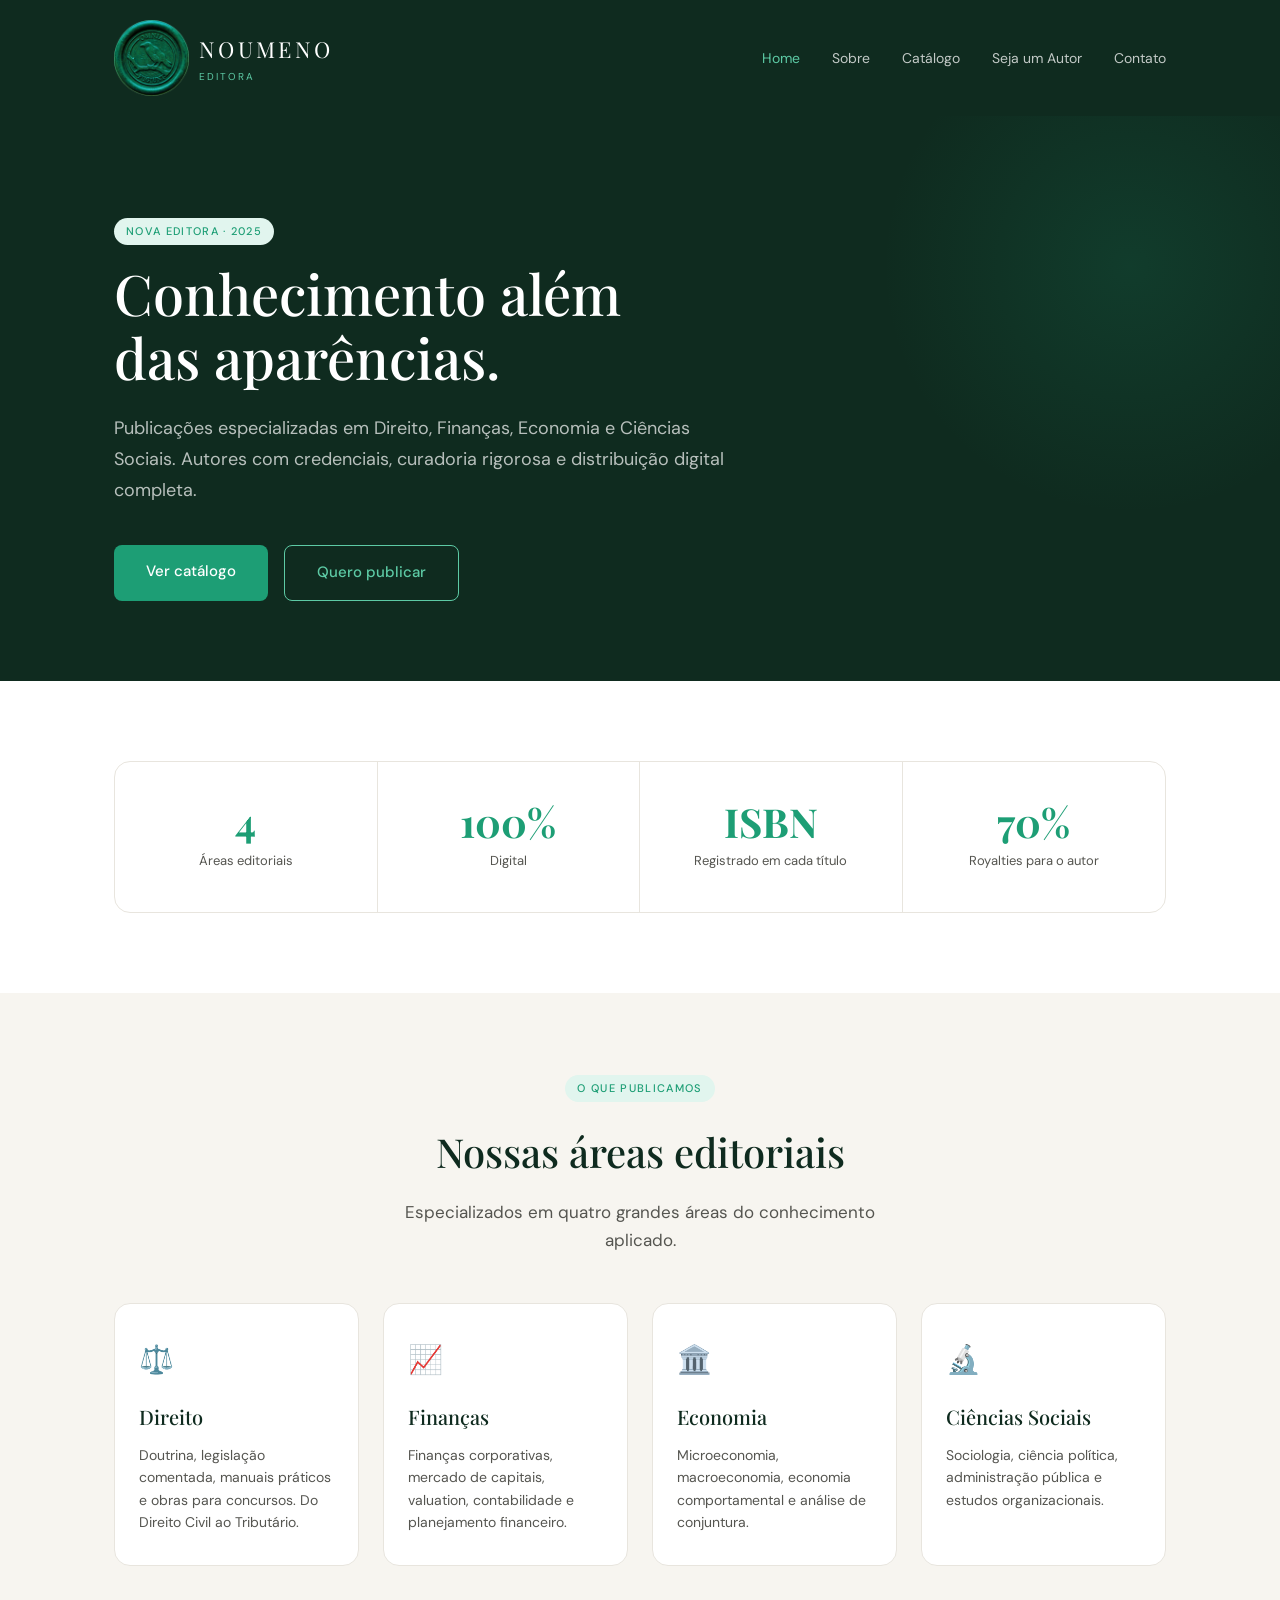
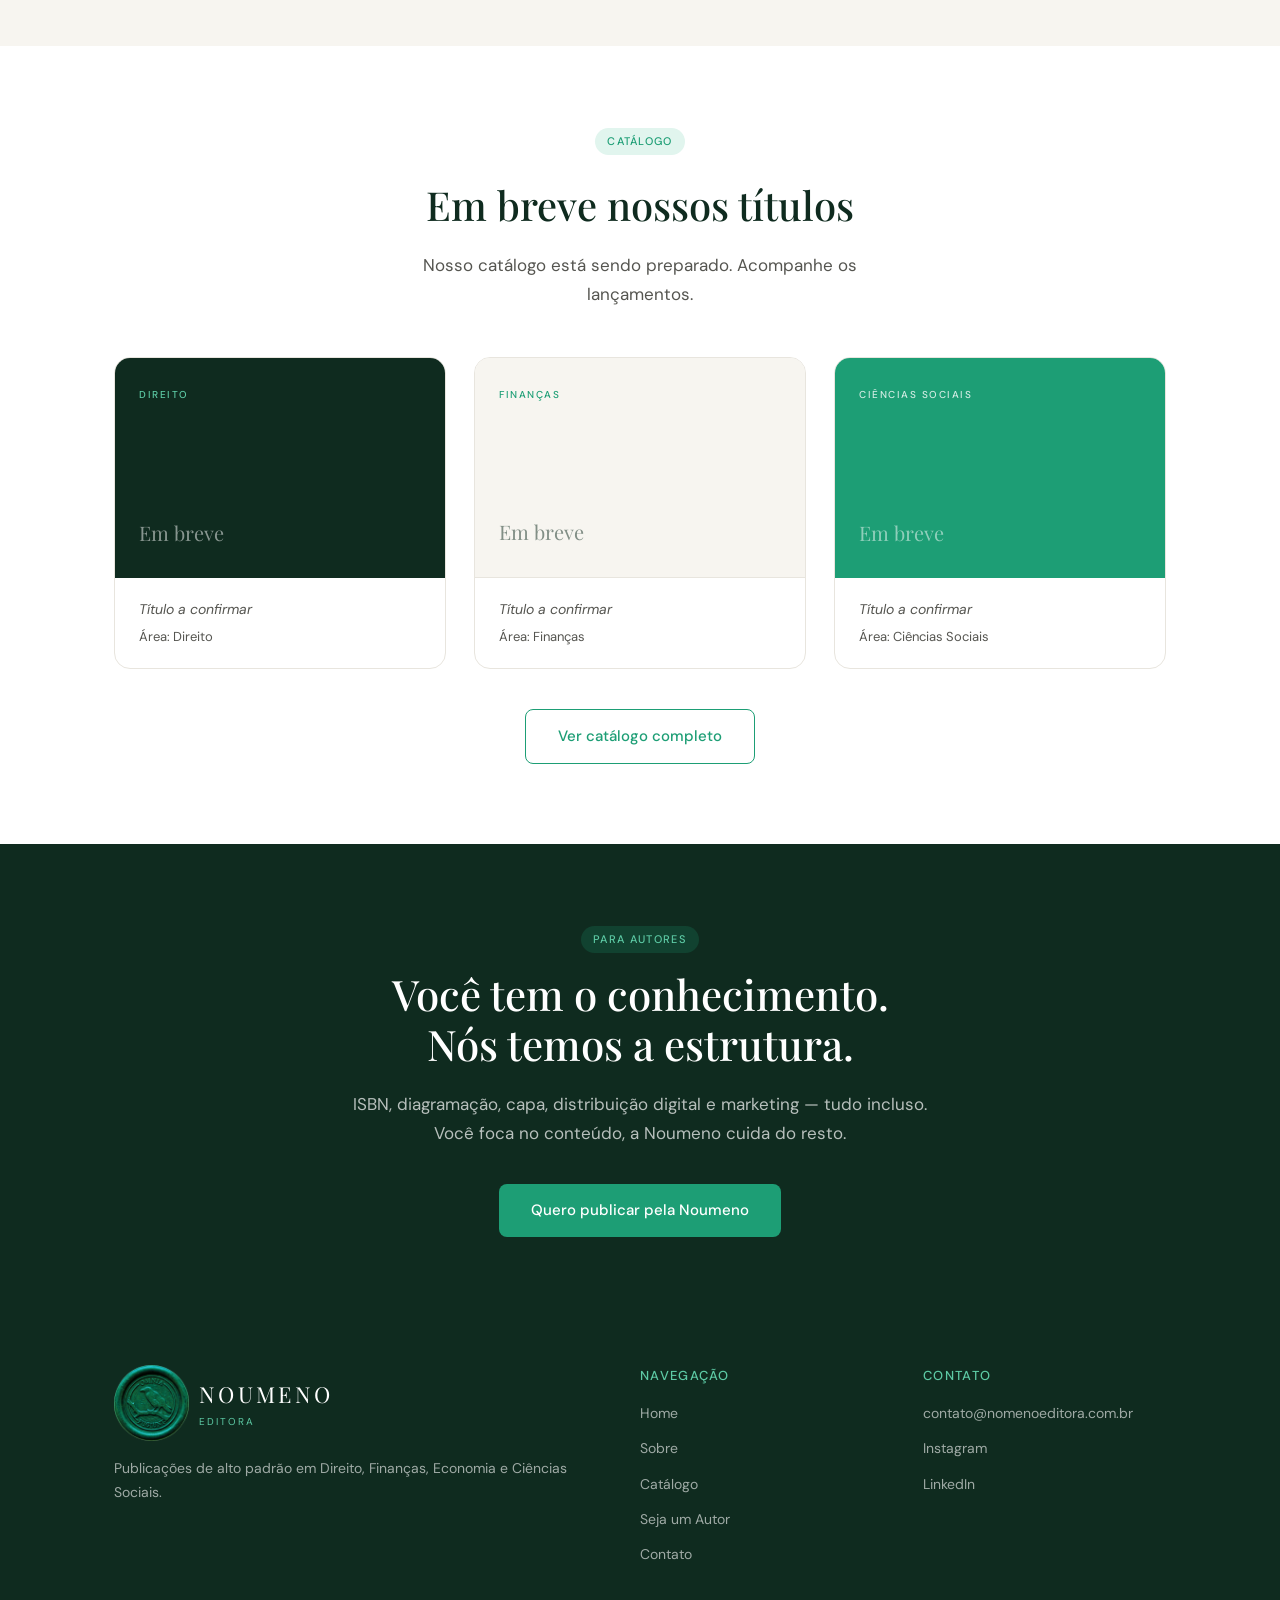
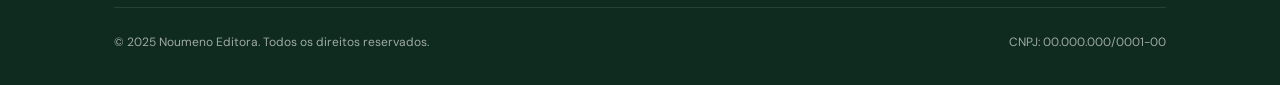
<file: index.html>
<!DOCTYPE html>
<html lang="pt-BR">
<head>
  <meta charset="UTF-8">
  <meta name="viewport" content="width=device-width, initial-scale=1.0">
  <title>Noumeno Editora — Direito, Finanças e Ciências Sociais</title>
  <meta name="description" content="Editora especializada em Direito, Finanças, Economia e Ciências Sociais. Publicações de alto padrão para profissionais e acadêmicos.">
  <link rel="stylesheet" href="css/style.css">
  <link rel="stylesheet" href="css/home.css">
</head>
<body>

  <header>
    <div class="container">
      <nav>
        <a href="index.html" class="logo">
          <div class="logo-simbolo">
            <img src="img/selo-corvo_1.png" alt="Selo Noumeno Editora" class="logo-img">
          </div>
          <div>
            <div class="logo-nome">NOUMENO</div>
            <div class="logo-sub">Editora</div>
          </div>
        </a>
        <ul class="menu">
          <li><a href="index.html" class="ativo">Home</a></li>
          <li><a href="sobre.html">Sobre</a></li>
          <li><a href="catalogo.html">Catálogo</a></li>
          <li><a href="autores.html">Seja um Autor</a></li>
          <li><a href="contato.html">Contato</a></li>
        </ul>
      </nav>
    </div>
  </header>

  <section class="hero">
    <div class="container">
      <div class="hero-conteudo">
        <span class="tag">Nova editora · 2025</span>
        <h1 class="hero-titulo">
          Conhecimento além<br>das aparências.
        </h1>
        <p class="hero-texto">
          Publicações especializadas em Direito, Finanças, Economia e Ciências Sociais.
          Autores com credenciais, curadoria rigorosa e distribuição digital completa.
        </p>
        <div class="hero-botoes">
          <a href="catalogo.html" class="botao botao-primario">Ver catálogo</a>
          <a href="autores.html" class="botao botao-secundario">Quero publicar</a>
        </div>
      </div>
    </div>
  </section>

  <section class="secao secao-cinza">
    <div class="container">
      <div class="numeros-grid">
        <div class="numero-item">
          <div class="numero-valor">4</div>
          <div class="numero-label">Áreas editoriais</div>
        </div>
        <div class="numero-item">
          <div class="numero-valor">100%</div>
          <div class="numero-label">Digital</div>
        </div>
        <div class="numero-item">
          <div class="numero-valor">ISBN</div>
          <div class="numero-label">Registrado em cada título</div>
        </div>
        <div class="numero-item">
          <div class="numero-valor">70%</div>
          <div class="numero-label">Royalties para o autor</div>
        </div>
      </div>
    </div>
  </section>

  <section class="secao">
    <div class="container">
      <div class="secao-cabecalho">
        <span class="tag">O que publicamos</span>
        <h2 class="secao-titulo">Nossas áreas editoriais</h2>
        <p class="secao-subtitulo">Especializados em quatro grandes áreas do conhecimento aplicado.</p>
      </div>
      <div class="areas-grid">
        <div class="area-card">
          <div class="area-icone">⚖️</div>
          <h3>Direito</h3>
          <p>Doutrina, legislação comentada, manuais práticos e obras para concursos. Do Direito Civil ao Tributário.</p>
        </div>
        <div class="area-card">
          <div class="area-icone">📈</div>
          <h3>Finanças</h3>
          <p>Finanças corporativas, mercado de capitais, valuation, contabilidade e planejamento financeiro.</p>
        </div>
        <div class="area-card">
          <div class="area-icone">🏛️</div>
          <h3>Economia</h3>
          <p>Microeconomia, macroeconomia, economia comportamental e análise de conjuntura.</p>
        </div>
        <div class="area-card">
          <div class="area-icone">🔬</div>
          <h3>Ciências Sociais</h3>
          <p>Sociologia, ciência política, administração pública e estudos organizacionais.</p>
        </div>
      </div>
    </div>
  </section>

  <section class="secao secao-cinza">
    <div class="container">
      <div class="secao-cabecalho">
        <span class="tag">Catálogo</span>
        <h2 class="secao-titulo">Em breve nossos títulos</h2>
        <p class="secao-subtitulo">Nosso catálogo está sendo preparado. Acompanhe os lançamentos.</p>
      </div>
      <div class="livros-grid">
        <div class="livro-card">
          <div class="livro-capa livro-capa-escuro">
            <span class="livro-area">Direito</span>
            <div class="em-breve-label">Em breve</div>
          </div>
          <div class="livro-info">
            <div class="em-breve-texto">Título a confirmar</div>
            <p>Área: Direito</p>
          </div>
        </div>
        <div class="livro-card">
          <div class="livro-capa livro-capa-claro">
            <span class="livro-area">Finanças</span>
            <div class="em-breve-label">Em breve</div>
          </div>
          <div class="livro-info">
            <div class="em-breve-texto">Título a confirmar</div>
            <p>Área: Finanças</p>
          </div>
        </div>
        <div class="livro-card">
          <div class="livro-capa livro-capa-verde">
            <span class="livro-area">Ciências Sociais</span>
            <div class="em-breve-label">Em breve</div>
          </div>
          <div class="livro-info">
            <div class="em-breve-texto">Título a confirmar</div>
            <p>Área: Ciências Sociais</p>
          </div>
        </div>
      </div>
      <div style="text-align: center; margin-top: 40px;">
        <a href="catalogo.html" class="botao botao-secundario">Ver catálogo completo</a>
      </div>
    </div>
  </section>

  <section class="cta-autor">
    <div class="container">
      <div class="cta-conteudo">
        <span class="tag">Para autores</span>
        <h2>Você tem o conhecimento.<br>Nós temos a estrutura.</h2>
        <p>ISBN, diagramação, capa, distribuição digital e marketing — tudo incluso. Você foca no conteúdo, a Noumeno cuida do resto.</p>
        <a href="autores.html" class="botao botao-primario">Quero publicar pela Noumeno</a>
      </div>
    </div>
  </section>

  <footer>
    <div class="container">
      <div class="footer-grid">
        <div>
          <a href="index.html" class="logo" style="margin-bottom: 16px;">
            <div class="logo-simbolo">
              <img src="img/selo-corvo_1.png" alt="Selo Noumeno Editora" class="logo-img">
            </div>
            <div>
              <div class="logo-nome">NOUMENO</div>
              <div class="logo-sub">Editora</div>
            </div>
          </a>
          <p style="font-size: 14px; margin-top: 12px;">Publicações de alto padrão em Direito, Finanças, Economia e Ciências Sociais.</p>
        </div>
        <div>
          <div class="footer-titulo">Navegação</div>
          <ul class="footer-links">
            <li><a href="index.html">Home</a></li>
            <li><a href="sobre.html">Sobre</a></li>
          <li><a href="catalogo.html">Catálogo</a></li>
            <li><a href="autores.html">Seja um Autor</a></li>
            <li><a href="contato.html">Contato</a></li>
          </ul>
        </div>
        <div>
          <div class="footer-titulo">Contato</div>
          <ul class="footer-links">
            <li><a href="mailto:contato@nomenoeditora.com.br">contato@nomenoeditora.com.br</a></li>
            <li><a href="#">Instagram</a></li>
            <li><a href="#">LinkedIn</a></li>
          </ul>
        </div>
      </div>
      <div class="footer-bottom">
        <span>© 2025 Noumeno Editora. Todos os direitos reservados.</span>
        <span>CNPJ: 00.000.000/0001-00</span>
      </div>
    </div>
  </footer>

  <script src="js/main.js"></script>
</body>
</html>
</file>
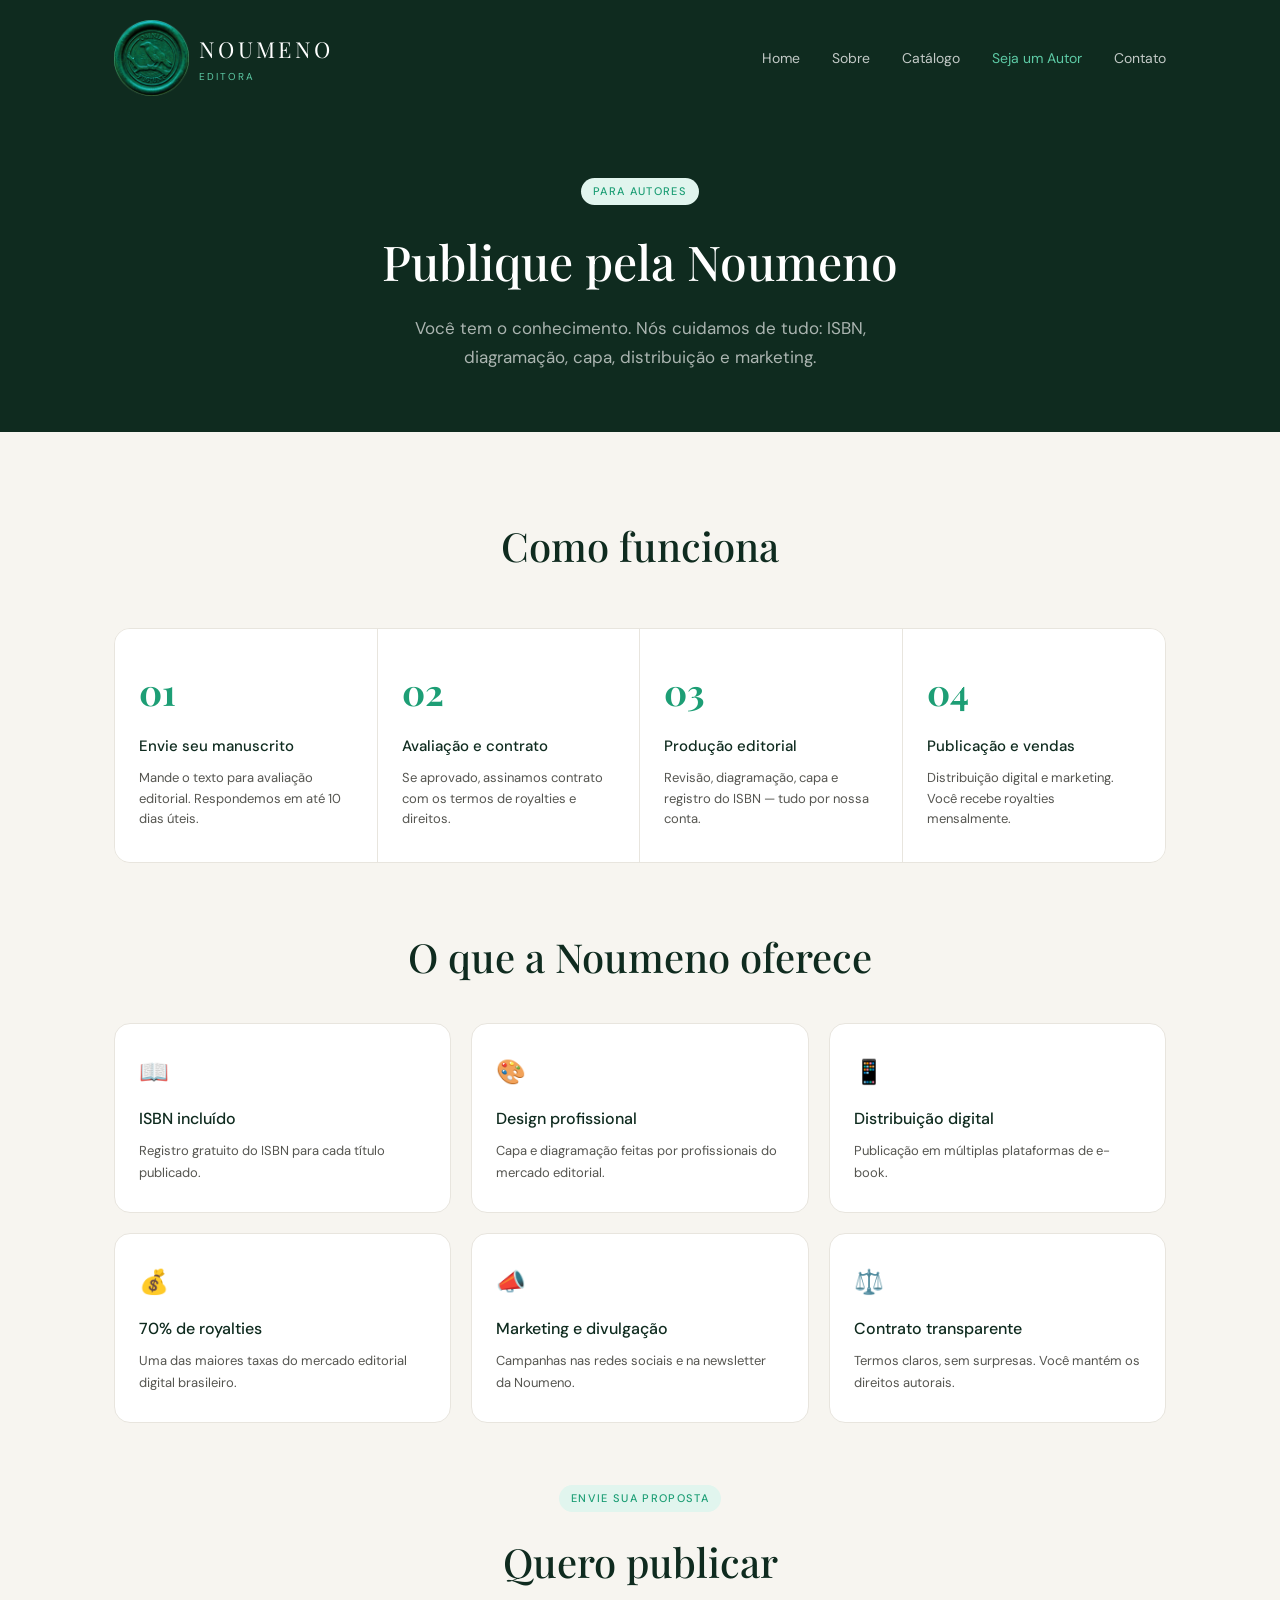
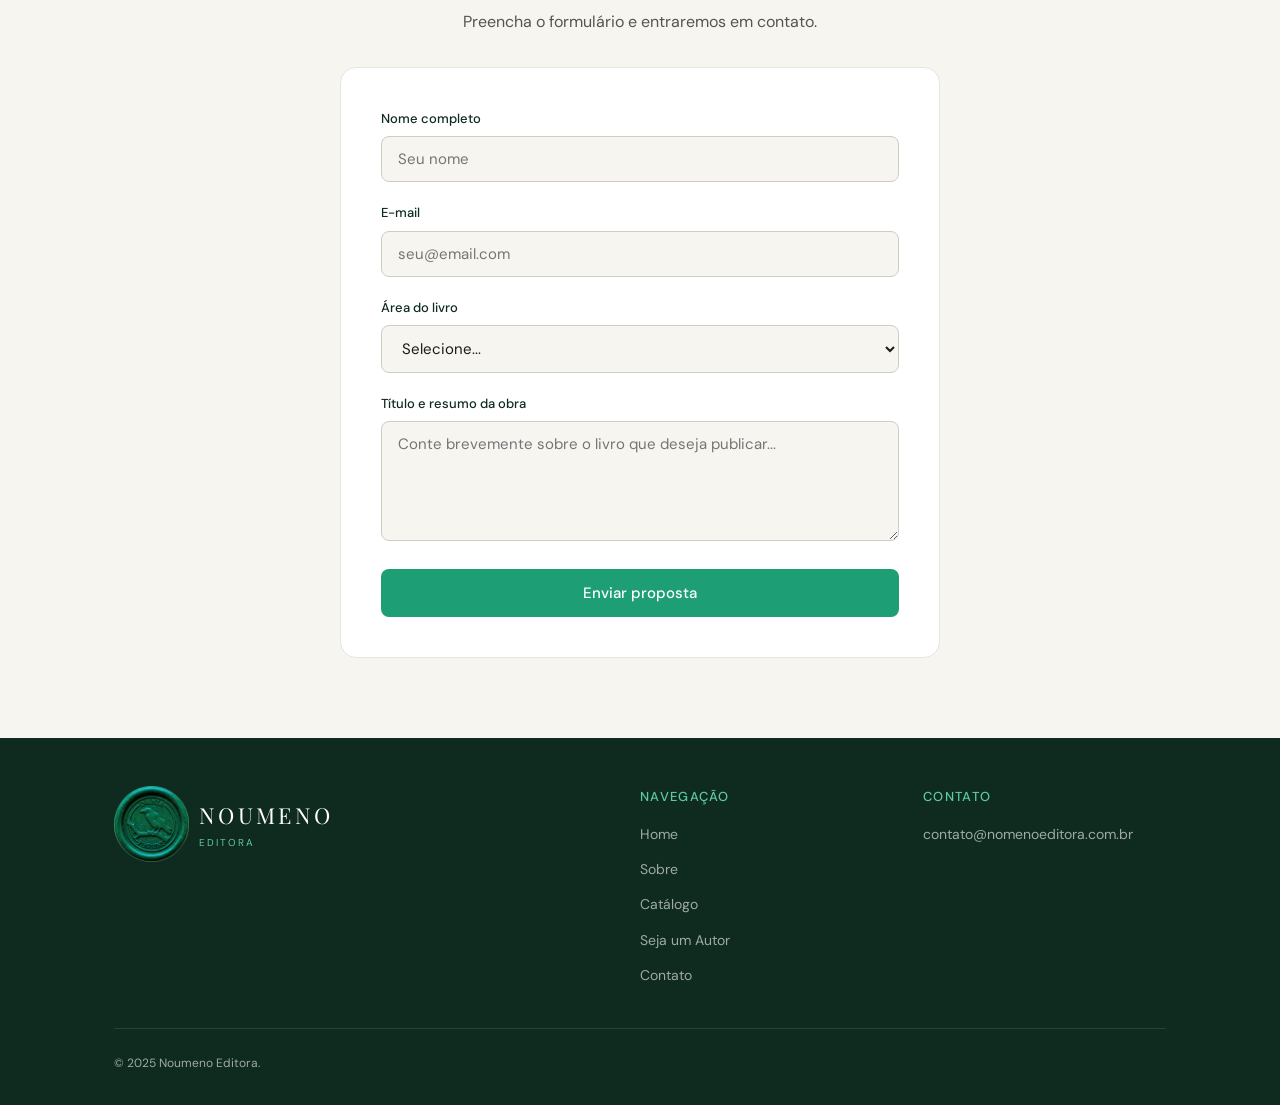
<file: autores.html>
<!DOCTYPE html>
<html lang="pt-BR">
<head>
  <meta charset="UTF-8">
  <meta name="viewport" content="width=device-width, initial-scale=1.0">
  <title>Seja um Autor — Noumeno Editora</title>
  <link rel="stylesheet" href="css/style.css">
  <style>
    .page-hero { background: var(--verde-noite); padding: 60px 0; text-align: center; }
    .page-hero h1 { font-family: var(--fonte-titulo); font-size: clamp(32px,4vw,48px); color: var(--branco); font-weight: 500; margin-bottom: 12px; }
    .page-hero p { color: rgba(255,255,255,0.65); font-size: 17px; max-width: 520px; margin: 0 auto; }
    .secao-titulo { font-family: var(--fonte-titulo); font-size: clamp(28px,4vw,40px); font-weight: 500; color: var(--verde-noite); margin-bottom: 12px; text-align: center; }
    .passos-grid { display: grid; grid-template-columns: repeat(4, 1fr); border: 0.5px solid #E8E5DE; border-radius: var(--raio-grande); overflow: hidden; margin: 48px 0; }
    .passo { padding: 32px 24px; border-right: 0.5px solid #E8E5DE; background: var(--branco); }
    .passo:last-child { border-right: none; }
    .passo-num { font-family: var(--fonte-titulo); font-size: 36px; color: var(--esmeralda); font-weight: 700; margin-bottom: 12px; }
    .passo h4 { font-size: 15px; font-weight: 500; color: var(--verde-noite); margin-bottom: 8px; }
    .passo p { font-size: 13px; color: var(--cinza-texto); line-height: 1.6; }
    .beneficios-grid { display: grid; grid-template-columns: repeat(3, 1fr); gap: 20px; margin-bottom: 60px; }
    .beneficio-card { background: var(--branco); border: 0.5px solid #E8E5DE; border-radius: var(--raio-grande); padding: 28px 24px; }
    .beneficio-card h4 { font-size: 16px; font-weight: 500; color: var(--verde-noite); margin-bottom: 8px; }
    .beneficio-card p { font-size: 13px; color: var(--cinza-texto); }
    .beneficio-icone { font-size: 24px; margin-bottom: 12px; }
    .form-contato { background: var(--branco); border: 0.5px solid #E8E5DE; border-radius: var(--raio-grande); padding: 40px; max-width: 600px; margin: 0 auto; }
    .form-grupo { margin-bottom: 20px; }
    .form-grupo label { display: block; font-size: 13px; font-weight: 500; color: var(--verde-noite); margin-bottom: 6px; }
    .form-grupo input, .form-grupo select, .form-grupo textarea { width: 100%; padding: 12px 16px; border: 1px solid #D0CCC4; border-radius: var(--raio); font-family: var(--fonte-texto); font-size: 15px; color: var(--preto); background: var(--off-white); transition: border-color 0.2s; }
    .form-grupo input:focus, .form-grupo select:focus, .form-grupo textarea:focus { outline: none; border-color: var(--esmeralda); }
    .form-grupo textarea { height: 120px; resize: vertical; }
    @media (max-width: 900px) { .passos-grid { grid-template-columns: repeat(2, 1fr); } .beneficios-grid { grid-template-columns: 1fr; } }
    @media (max-width: 600px) { .passos-grid { grid-template-columns: 1fr; } .passo { border-right: none; border-bottom: 0.5px solid #E8E5DE; } .form-contato { padding: 24px; } }
  </style>
</head>
<body>
  <header>
    <div class="container">
      <nav>
        <a href="index.html" class="logo">
          <div class="logo-simbolo"><img src="img/selo-corvo_1.png" alt="Selo Noumeno Editora" class="logo-img"></div>
          <div><div class="logo-nome">NOUMENO</div><div class="logo-sub">Editora</div></div>
        </a>
        <ul class="menu">
          <li><a href="index.html">Home</a></li>
          <li><a href="sobre.html">Sobre</a></li>
          <li><a href="catalogo.html">Catálogo</a></li>
          <li><a href="autores.html" class="ativo">Seja um Autor</a></li>
          <li><a href="contato.html">Contato</a></li>
        </ul>
      </nav>
    </div>
  </header>

  <div class="page-hero">
    <div class="container">
      <span class="tag">Para autores</span>
      <h1>Publique pela Noumeno</h1>
      <p>Você tem o conhecimento. Nós cuidamos de tudo: ISBN, diagramação, capa, distribuição e marketing.</p>
    </div>
  </div>

  <section class="secao">
    <div class="container">
      <h2 class="secao-titulo">Como funciona</h2>
      <div class="passos-grid">
        <div class="passo"><div class="passo-num">01</div><h4>Envie seu manuscrito</h4><p>Mande o texto para avaliação editorial. Respondemos em até 10 dias úteis.</p></div>
        <div class="passo"><div class="passo-num">02</div><h4>Avaliação e contrato</h4><p>Se aprovado, assinamos contrato com os termos de royalties e direitos.</p></div>
        <div class="passo"><div class="passo-num">03</div><h4>Produção editorial</h4><p>Revisão, diagramação, capa e registro do ISBN — tudo por nossa conta.</p></div>
        <div class="passo"><div class="passo-num">04</div><h4>Publicação e vendas</h4><p>Distribuição digital e marketing. Você recebe royalties mensalmente.</p></div>
      </div>

      <h2 class="secao-titulo" style="margin-top:60px;">O que a Noumeno oferece</h2>
      <div class="beneficios-grid" style="margin-top:32px;">
        <div class="beneficio-card"><div class="beneficio-icone">📖</div><h4>ISBN incluído</h4><p>Registro gratuito do ISBN para cada título publicado.</p></div>
        <div class="beneficio-card"><div class="beneficio-icone">🎨</div><h4>Design profissional</h4><p>Capa e diagramação feitas por profissionais do mercado editorial.</p></div>
        <div class="beneficio-card"><div class="beneficio-icone">📱</div><h4>Distribuição digital</h4><p>Publicação em múltiplas plataformas de e-book.</p></div>
        <div class="beneficio-card"><div class="beneficio-icone">💰</div><h4>70% de royalties</h4><p>Uma das maiores taxas do mercado editorial digital brasileiro.</p></div>
        <div class="beneficio-card"><div class="beneficio-icone">📣</div><h4>Marketing e divulgação</h4><p>Campanhas nas redes sociais e na newsletter da Noumeno.</p></div>
        <div class="beneficio-card"><div class="beneficio-icone">⚖️</div><h4>Contrato transparente</h4><p>Termos claros, sem surpresas. Você mantém os direitos autorais.</p></div>
      </div>

      <div style="margin-top:60px; text-align:center;">
        <span class="tag">Envie sua proposta</span>
        <h2 class="secao-titulo">Quero publicar</h2>
        <p style="color:var(--cinza-texto); margin-bottom:32px;">Preencha o formulário e entraremos em contato.</p>
      </div>

      <div class="form-contato">
        <div class="form-grupo"><label>Nome completo</label><input type="text" placeholder="Seu nome"></div>
        <div class="form-grupo"><label>E-mail</label><input type="email" placeholder="seu@email.com"></div>
        <div class="form-grupo">
          <label>Área do livro</label>
          <select><option value="">Selecione...</option><option>Direito</option><option>Finanças</option><option>Economia</option><option>Ciências Sociais</option></select>
        </div>
        <div class="form-grupo"><label>Título e resumo da obra</label><textarea placeholder="Conte brevemente sobre o livro que deseja publicar..."></textarea></div>
        <button class="botao botao-primario" style="width:100%;">Enviar proposta</button>
      </div>
    </div>
  </section>

  <footer>
    <div class="container">
      <div class="footer-grid">
        <div><a href="index.html" class="logo" style="margin-bottom:12px;"><div class="logo-simbolo"><img src="img/selo-corvo_1.png" alt="Selo Noumeno Editora" class="logo-img"></div><div><div class="logo-nome">NOUMENO</div><div class="logo-sub">Editora</div></div></a></div>
        <div><div class="footer-titulo">Navegação</div><ul class="footer-links"><li><a href="index.html">Home</a></li><li><a href="sobre.html">Sobre</a></li>
          <li><a href="catalogo.html">Catálogo</a></li><li><a href="autores.html">Seja um Autor</a></li><li><a href="contato.html">Contato</a></li></ul></div>
        <div><div class="footer-titulo">Contato</div><ul class="footer-links"><li><a href="mailto:contato@nomenoeditora.com.br">contato@nomenoeditora.com.br</a></li></ul></div>
      </div>
      <div class="footer-bottom"><span>© 2025 Noumeno Editora.</span></div>
    </div>
  </footer>
  <script src="js/main.js"></script>
</body>
</html>
</file>
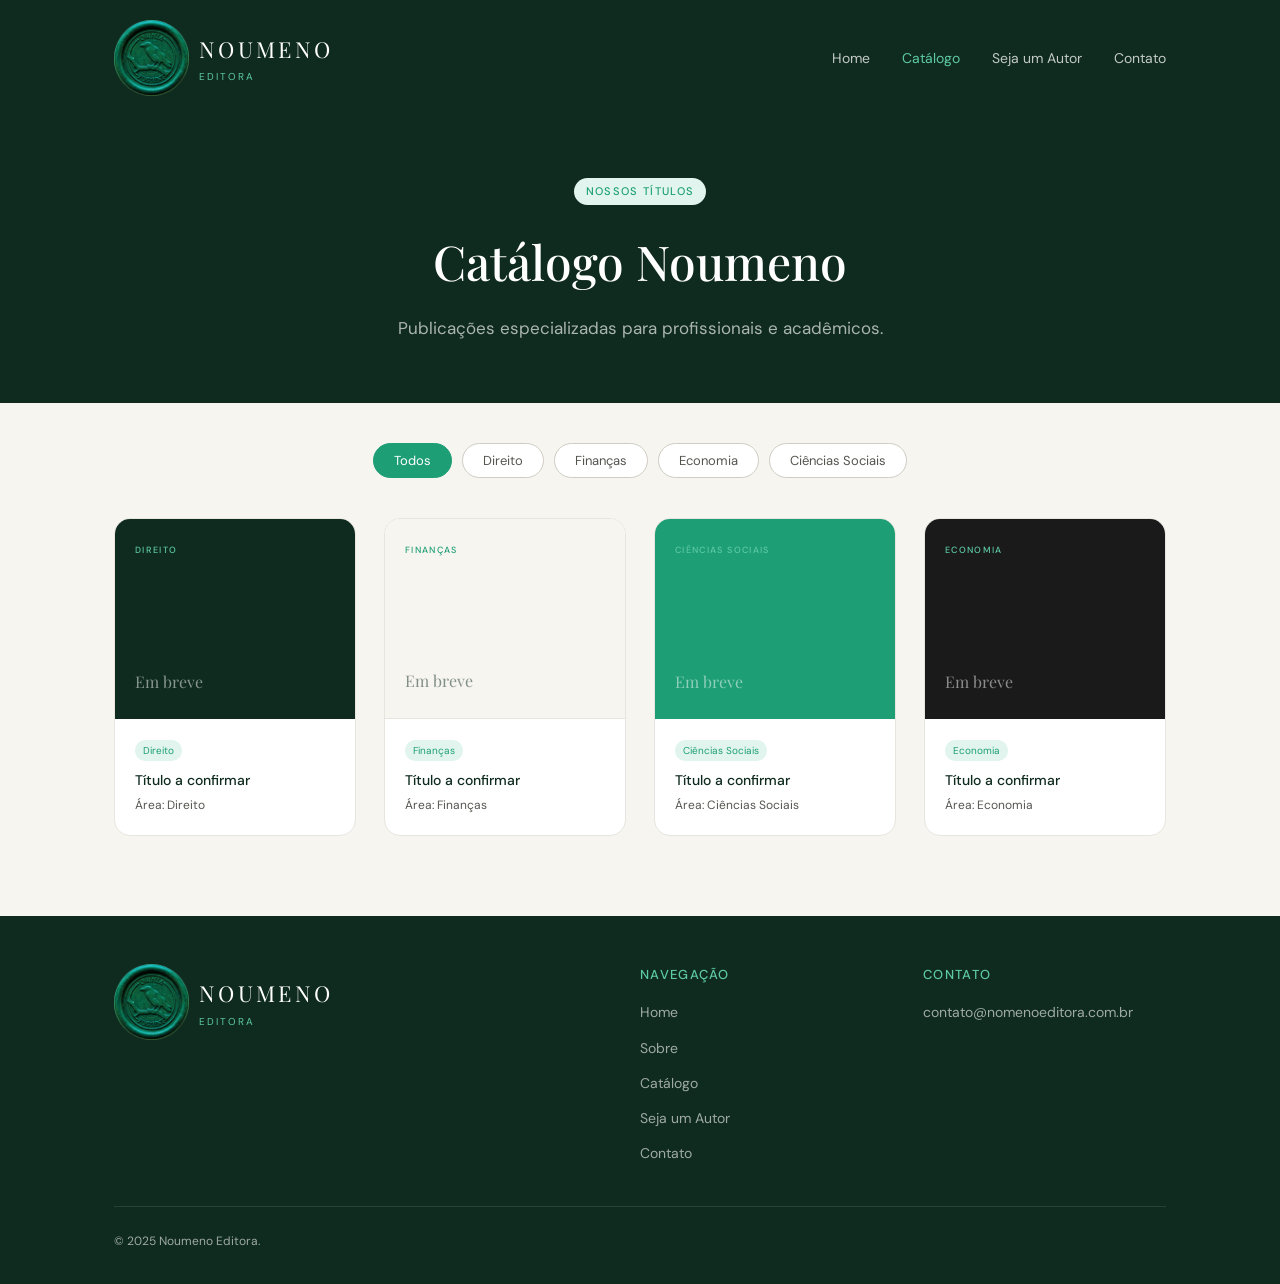
<file: catalogo.html>
<!DOCTYPE html>
<html lang="pt-BR">
<head>
  <meta charset="UTF-8">
  <meta name="viewport" content="width=device-width, initial-scale=1.0">
  <title>Catálogo — Noumeno Editora</title>
  <link rel="stylesheet" href="css/style.css">
  <style>
    .page-hero { background: var(--verde-noite); padding: 60px 0; text-align: center; }
    .page-hero h1 { font-family: var(--fonte-titulo); font-size: clamp(32px,4vw,48px); color: var(--branco); font-weight: 500; margin-bottom: 12px; }
    .page-hero p { color: rgba(255,255,255,0.65); font-size: 17px; }
    .filtros { display: flex; gap: 10px; justify-content: center; flex-wrap: wrap; padding: 40px 0 0; }
    .filtro-btn { padding: 8px 20px; border-radius: 20px; border: 1px solid #D0CCC4; background: var(--branco); font-family: var(--fonte-texto); font-size: 13px; cursor: pointer; transition: all 0.2s; color: var(--cinza-texto); }
    .filtro-btn:hover, .filtro-btn.ativo { background: var(--esmeralda); border-color: var(--esmeralda); color: var(--branco); }
    .catalogo-grid { display: grid; grid-template-columns: repeat(auto-fill, minmax(220px, 1fr)); gap: 28px; padding: 40px 0 80px; }
    .livro-card { background: var(--branco); border: 0.5px solid #E8E5DE; border-radius: var(--raio-grande); overflow: hidden; transition: transform 0.2s, box-shadow 0.2s; cursor: pointer; }
    .livro-card:hover { transform: translateY(-4px); box-shadow: 0 8px 32px rgba(15,43,31,0.12); }
    .livro-capa { height: 200px; padding: 24px 20px; display: flex; flex-direction: column; justify-content: space-between; }
    .livro-capa-1 { background: var(--verde-noite); }
    .livro-capa-2 { background: var(--off-white); border-bottom: 0.5px solid #E8E5DE; }
    .livro-capa-3 { background: var(--esmeralda); }
    .livro-capa-4 { background: var(--preto); }
    .livro-area-tag { font-size: 9px; letter-spacing: 0.15em; text-transform: uppercase; font-weight: 500; }
    .livro-capa-1 .livro-area-tag, .livro-capa-3 .livro-area-tag, .livro-capa-4 .livro-area-tag { color: var(--verde-claro); }
    .livro-capa-2 .livro-area-tag { color: var(--esmeralda); }
    .em-breve { font-family: var(--fonte-titulo); font-size: 16px; opacity: 0.5; }
    .livro-capa-1 .em-breve, .livro-capa-3 .em-breve, .livro-capa-4 .em-breve { color: var(--branco); }
    .livro-capa-2 .em-breve { color: var(--verde-noite); }
    .livro-info { padding: 16px 20px 20px; }
    .livro-info h4 { font-size: 14px; font-weight: 500; color: var(--verde-noite); margin-bottom: 2px; }
    .livro-info .area { font-size: 12px; color: var(--cinza-texto); }
    .area-badge { display: inline-block; font-size: 10px; padding: 2px 8px; border-radius: 10px; background: var(--menta); color: var(--esmeralda); margin-bottom: 8px; }
    @media (max-width: 600px) { .catalogo-grid { grid-template-columns: repeat(2, 1fr); gap: 16px; } }
  </style>
</head>
<body>
  <header>
    <div class="container">
      <nav>
        <a href="index.html" class="logo">
          <div class="logo-simbolo">
            <img src="img/selo-corvo_1.png" alt="Selo Noumeno Editora" class="logo-img">
          </div>
          <div><div class="logo-nome">NOUMENO</div><div class="logo-sub">Editora</div></div>
        </a>
        <ul class="menu">
          <li><a href="index.html">Home</a></li>
          <li><a href="catalogo.html" class="ativo">Catálogo</a></li>
          <li><a href="autores.html">Seja um Autor</a></li>
          <li><a href="contato.html">Contato</a></li>
        </ul>
      </nav>
    </div>
  </header>

  <div class="page-hero">
    <div class="container">
      <span class="tag">Nossos títulos</span>
      <h1>Catálogo Noumeno</h1>
      <p>Publicações especializadas para profissionais e acadêmicos.</p>
    </div>
  </div>

  <div class="container">
    <div class="filtros">
      <button class="filtro-btn ativo" data-filtro="todos">Todos</button>
      <button class="filtro-btn" data-filtro="direito">Direito</button>
      <button class="filtro-btn" data-filtro="financas">Finanças</button>
      <button class="filtro-btn" data-filtro="economia">Economia</button>
      <button class="filtro-btn" data-filtro="sociais">Ciências Sociais</button>
    </div>
    <div class="catalogo-grid">
      <div class="livro-card" data-area="direito">
        <div class="livro-capa livro-capa-1">
          <span class="livro-area-tag">Direito</span>
          <div class="em-breve">Em breve</div>
        </div>
        <div class="livro-info">
          <span class="area-badge">Direito</span>
          <h4>Título a confirmar</h4>
          <p class="area">Área: Direito</p>
        </div>
      </div>
      <div class="livro-card" data-area="financas">
        <div class="livro-capa livro-capa-2">
          <span class="livro-area-tag">Finanças</span>
          <div class="em-breve">Em breve</div>
        </div>
        <div class="livro-info">
          <span class="area-badge">Finanças</span>
          <h4>Título a confirmar</h4>
          <p class="area">Área: Finanças</p>
        </div>
      </div>
      <div class="livro-card" data-area="sociais">
        <div class="livro-capa livro-capa-3">
          <span class="livro-area-tag">Ciências Sociais</span>
          <div class="em-breve">Em breve</div>
        </div>
        <div class="livro-info">
          <span class="area-badge">Ciências Sociais</span>
          <h4>Título a confirmar</h4>
          <p class="area">Área: Ciências Sociais</p>
        </div>
      </div>
      <div class="livro-card" data-area="economia">
        <div class="livro-capa livro-capa-4">
          <span class="livro-area-tag">Economia</span>
          <div class="em-breve">Em breve</div>
        </div>
        <div class="livro-info">
          <span class="area-badge">Economia</span>
          <h4>Título a confirmar</h4>
          <p class="area">Área: Economia</p>
        </div>
      </div>
    </div>
  </div>

  <footer>
    <div class="container">
      <div class="footer-grid">
        <div>
          <a href="index.html" class="logo" style="margin-bottom:12px;">
            <div class="logo-simbolo"><img src="img/selo-corvo_1.png" alt="Selo Noumeno Editora" class="logo-img"></div>
            <div><div class="logo-nome">NOUMENO</div><div class="logo-sub">Editora</div></div>
          </a>
        </div>
        <div>
          <div class="footer-titulo">Navegação</div>
          <ul class="footer-links">
            <li><a href="index.html">Home</a></li>
            <li><a href="sobre.html">Sobre</a></li>
          <li><a href="catalogo.html">Catálogo</a></li>
            <li><a href="autores.html">Seja um Autor</a></li>
            <li><a href="contato.html">Contato</a></li>
          </ul>
        </div>
        <div>
          <div class="footer-titulo">Contato</div>
          <ul class="footer-links">
            <li><a href="mailto:contato@nomenoeditora.com.br">contato@nomenoeditora.com.br</a></li>
          </ul>
        </div>
      </div>
      <div class="footer-bottom"><span>© 2025 Noumeno Editora.</span></div>
    </div>
  </footer>

  <script src="js/main.js"></script>
  <script>
    const botoesFiltro = document.querySelectorAll('.filtro-btn');
    const livros = document.querySelectorAll('.livro-card');
    botoesFiltro.forEach(btn => {
      btn.addEventListener('click', () => {
        botoesFiltro.forEach(b => b.classList.remove('ativo'));
        btn.classList.add('ativo');
        const filtro = btn.dataset.filtro;
        livros.forEach(livro => {
          livro.style.display = (filtro === 'todos' || livro.dataset.area === filtro) ? 'block' : 'none';
        });
      });
    });
  </script>
</body>
</html>
</file>
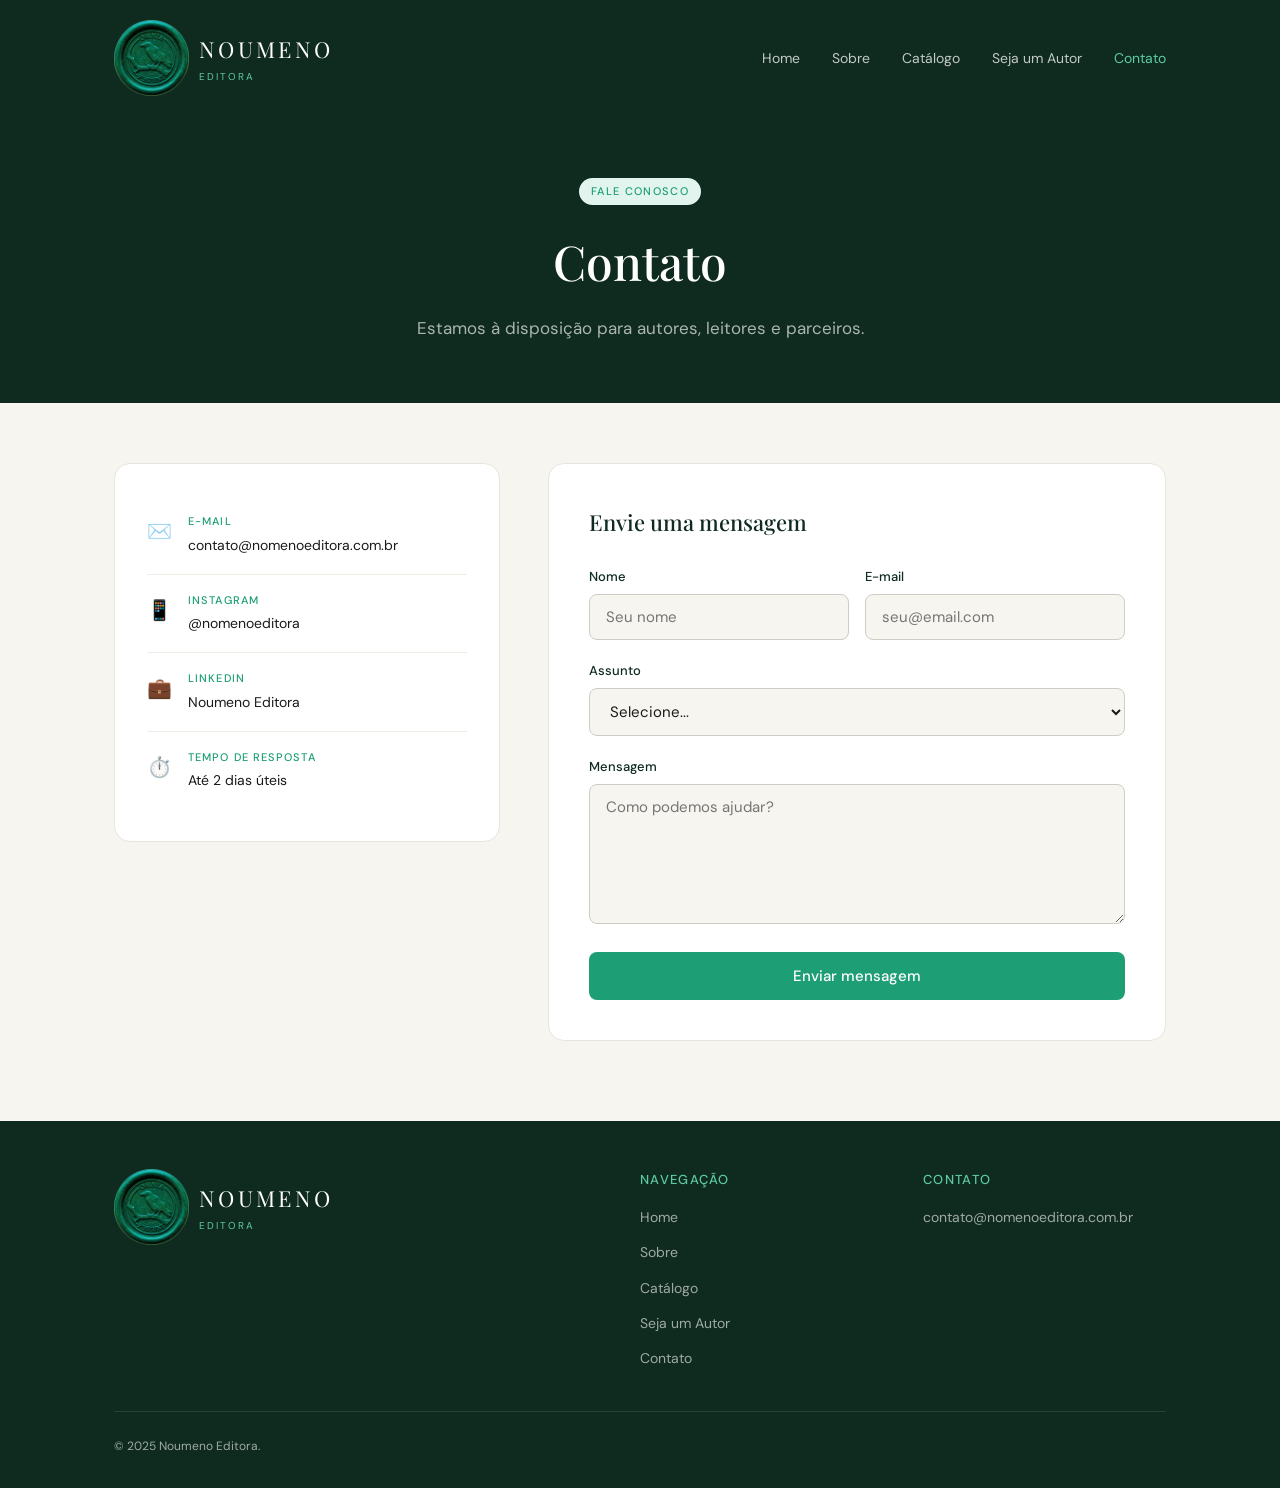
<file: contato.html>
<!DOCTYPE html>
<html lang="pt-BR">
<head>
  <meta charset="UTF-8">
  <meta name="viewport" content="width=device-width, initial-scale=1.0">
  <title>Contato — Noumeno Editora</title>
  <link rel="stylesheet" href="css/style.css">
  <style>
    .page-hero { background: var(--verde-noite); padding: 60px 0; text-align: center; }
    .page-hero h1 { font-family: var(--fonte-titulo); font-size: clamp(32px,4vw,48px); color: var(--branco); font-weight: 500; margin-bottom: 12px; }
    .page-hero p { color: rgba(255,255,255,0.65); font-size: 17px; }
    .contato-grid { display: grid; grid-template-columns: 1fr 1.6fr; gap: 48px; padding: 60px 0 80px; align-items: start; }
    .info-card { background: var(--branco); border: 0.5px solid #E8E5DE; border-radius: var(--raio-grande); padding: 32px; }
    .info-item { display: flex; gap: 16px; padding: 16px 0; border-bottom: 0.5px solid #F0EDE6; }
    .info-item:last-child { border-bottom: none; }
    .info-icone { font-size: 20px; flex-shrink: 0; margin-top: 2px; }
    .info-label { font-size: 11px; font-weight: 500; color: var(--esmeralda); text-transform: uppercase; letter-spacing: 0.1em; margin-bottom: 3px; }
    .info-valor { font-size: 14px; color: var(--preto); }
    .form-contato { background: var(--branco); border: 0.5px solid #E8E5DE; border-radius: var(--raio-grande); padding: 40px; }
    .form-grupo { margin-bottom: 20px; }
    .form-grupo label { display: block; font-size: 13px; font-weight: 500; color: var(--verde-noite); margin-bottom: 6px; }
    .form-grupo input, .form-grupo select, .form-grupo textarea { width: 100%; padding: 12px 16px; border: 1px solid #D0CCC4; border-radius: var(--raio); font-family: var(--fonte-texto); font-size: 15px; color: var(--preto); background: var(--off-white); transition: border-color 0.2s; }
    .form-grupo input:focus, .form-grupo select:focus, .form-grupo textarea:focus { outline: none; border-color: var(--esmeralda); }
    .form-grupo textarea { height: 140px; resize: vertical; }
    .form-linha { display: grid; grid-template-columns: 1fr 1fr; gap: 16px; }
    @media (max-width: 768px) { .contato-grid { grid-template-columns: 1fr; } .form-linha { grid-template-columns: 1fr; } .form-contato { padding: 24px; } }
  </style>
</head>
<body>
  <header>
    <div class="container">
      <nav>
        <a href="index.html" class="logo">
          <div class="logo-simbolo"><img src="img/selo-corvo_1.png" alt="Selo Noumeno Editora" class="logo-img"></div>
          <div><div class="logo-nome">NOUMENO</div><div class="logo-sub">Editora</div></div>
        </a>
        <ul class="menu">
          <li><a href="index.html">Home</a></li>
          <li><a href="sobre.html">Sobre</a></li>
          <li><a href="catalogo.html">Catálogo</a></li>
          <li><a href="autores.html">Seja um Autor</a></li>
          <li><a href="contato.html" class="ativo">Contato</a></li>
        </ul>
      </nav>
    </div>
  </header>

  <div class="page-hero">
    <div class="container">
      <span class="tag">Fale conosco</span>
      <h1>Contato</h1>
      <p>Estamos à disposição para autores, leitores e parceiros.</p>
    </div>
  </div>

  <div class="container">
    <div class="contato-grid">
      <div>
        <div class="info-card">
          <div class="info-item"><div class="info-icone">✉️</div><div><div class="info-label">E-mail</div><div class="info-valor">contato@nomenoeditora.com.br</div></div></div>
          <div class="info-item"><div class="info-icone">📱</div><div><div class="info-label">Instagram</div><div class="info-valor">@nomenoeditora</div></div></div>
          <div class="info-item"><div class="info-icone">💼</div><div><div class="info-label">LinkedIn</div><div class="info-valor">Noumeno Editora</div></div></div>
          <div class="info-item"><div class="info-icone">⏱️</div><div><div class="info-label">Tempo de resposta</div><div class="info-valor">Até 2 dias úteis</div></div></div>
        </div>
      </div>
      <div class="form-contato">
        <h3 style="font-family:var(--fonte-titulo);font-size:22px;font-weight:500;color:var(--verde-noite);margin-bottom:24px;">Envie uma mensagem</h3>
        <div class="form-linha">
          <div class="form-grupo"><label>Nome</label><input type="text" placeholder="Seu nome"></div>
          <div class="form-grupo"><label>E-mail</label><input type="email" placeholder="seu@email.com"></div>
        </div>
        <div class="form-grupo">
          <label>Assunto</label>
          <select><option value="">Selecione...</option><option>Quero publicar um livro</option><option>Dúvida sobre um título</option><option>Parceria institucional</option><option>Imprensa</option><option>Outro</option></select>
        </div>
        <div class="form-grupo"><label>Mensagem</label><textarea placeholder="Como podemos ajudar?"></textarea></div>
        <button class="botao botao-primario" style="width:100%;">Enviar mensagem</button>
      </div>
    </div>
  </div>

  <footer>
    <div class="container">
      <div class="footer-grid">
        <div><a href="index.html" class="logo" style="margin-bottom:12px;"><div class="logo-simbolo"><img src="img/selo-corvo_1.png" alt="Selo Noumeno Editora" class="logo-img"></div><div><div class="logo-nome">NOUMENO</div><div class="logo-sub">Editora</div></div></a></div>
        <div><div class="footer-titulo">Navegação</div><ul class="footer-links"><li><a href="index.html">Home</a></li><li><a href="sobre.html">Sobre</a></li>
          <li><a href="catalogo.html">Catálogo</a></li><li><a href="autores.html">Seja um Autor</a></li><li><a href="contato.html">Contato</a></li></ul></div>
        <div><div class="footer-titulo">Contato</div><ul class="footer-links"><li><a href="mailto:contato@nomenoeditora.com.br">contato@nomenoeditora.com.br</a></li></ul></div>
      </div>
      <div class="footer-bottom"><span>© 2025 Noumeno Editora.</span></div>
    </div>
  </footer>
  <script src="js/main.js"></script>
</body>
</html>
</file>
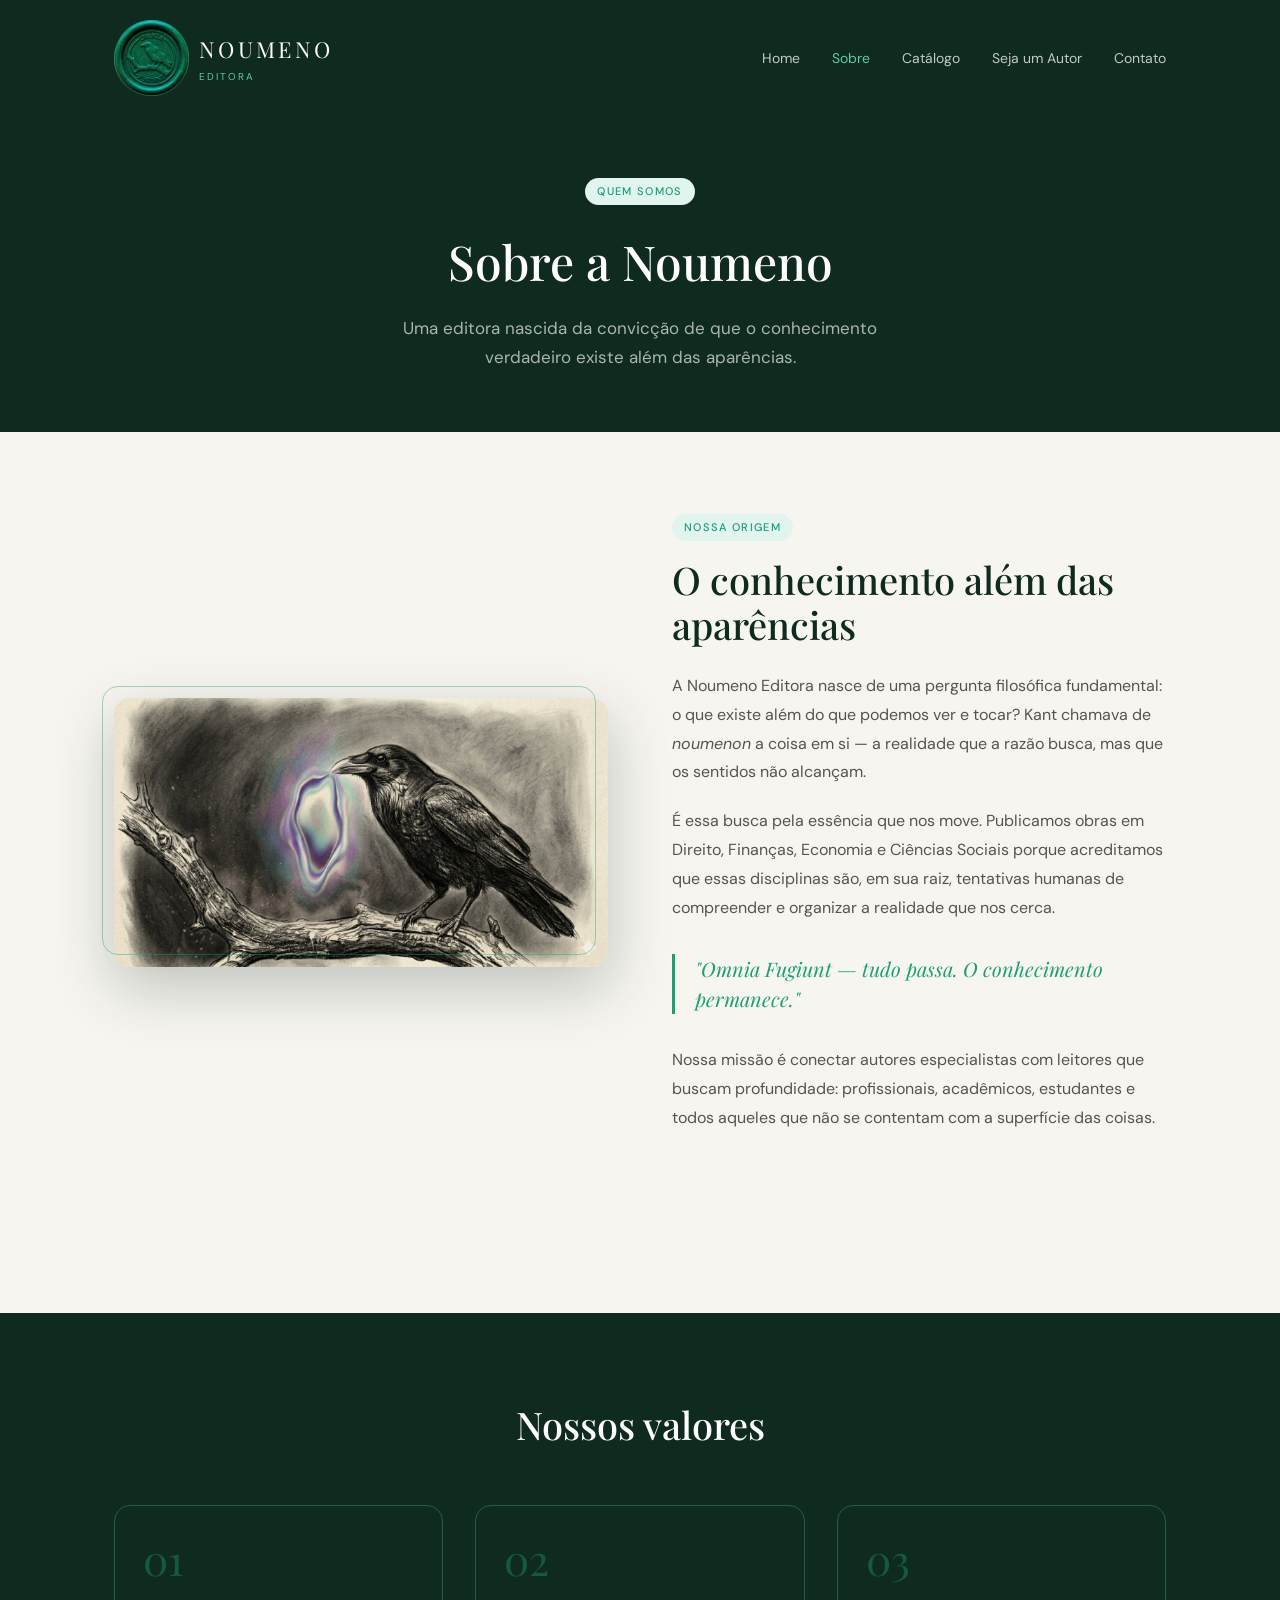
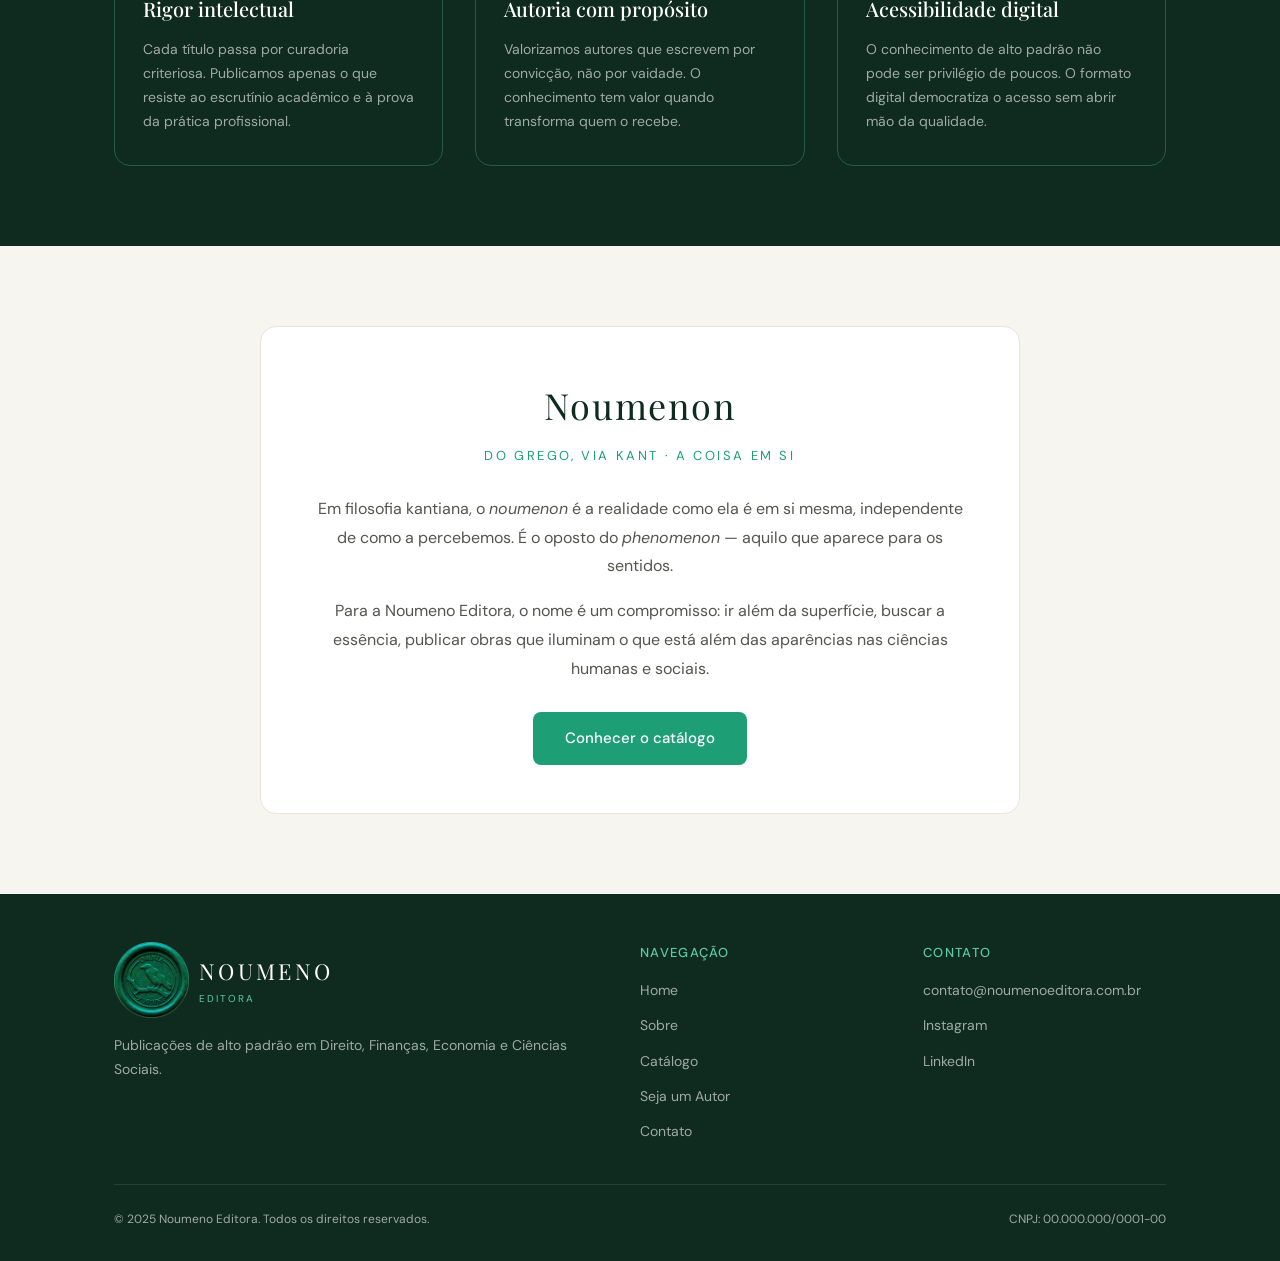
<file: sobre.html>
<!DOCTYPE html>
<html lang="pt-BR">
<head>
  <meta charset="UTF-8">
  <meta name="viewport" content="width=device-width, initial-scale=1.0">
  <title>Sobre — Noumeno Editora</title>
  <link rel="stylesheet" href="css/style.css">
  <style>

    /* HERO SOBRE */
    .sobre-hero {
      background: var(--verde-noite);
      padding: 60px 0;
      text-align: center;
    }
    .sobre-hero h1 {
      font-family: var(--fonte-titulo);
      font-size: clamp(32px, 4vw, 48px);
      color: var(--branco);
      font-weight: 500;
      margin-bottom: 12px;
    }
    .sobre-hero p {
      color: rgba(255,255,255,0.65);
      font-size: 17px;
      max-width: 520px;
      margin: 0 auto;
    }

    /* SEÇÃO PRINCIPAL */
    .sobre-grid {
      display: grid;
      grid-template-columns: 1fr 1fr;
      gap: 64px;
      align-items: center;
      padding: 80px 0;
    }

    .sobre-imagem {
      position: relative;
    }

    .sobre-imagem img {
      width: 100%;
      border-radius: var(--raio-grande);
      box-shadow: 0 20px 60px rgba(15, 43, 31, 0.25);
    }

    .sobre-imagem::before {
      content: '';
      position: absolute;
      top: -12px;
      left: -12px;
      right: 12px;
      bottom: 12px;
      border: 1px solid var(--esmeralda);
      border-radius: var(--raio-grande);
      opacity: 0.4;
      pointer-events: none;
    }

    .sobre-texto h2 {
      font-family: var(--fonte-titulo);
      font-size: clamp(28px, 3vw, 38px);
      font-weight: 500;
      color: var(--verde-noite);
      line-height: 1.2;
      margin-bottom: 24px;
    }

    .sobre-texto p {
      font-size: 16px;
      color: var(--cinza-texto);
      line-height: 1.8;
      margin-bottom: 20px;
    }

    .sobre-texto .destaque {
      font-family: var(--fonte-titulo);
      font-size: 20px;
      color: var(--esmeralda);
      font-style: italic;
      border-left: 3px solid var(--esmeralda);
      padding-left: 20px;
      margin: 32px 0;
      line-height: 1.5;
    }

    /* VALORES */
    .valores-secao {
      background: var(--verde-noite);
      padding: 80px 0;
    }

    .valores-titulo {
      font-family: var(--fonte-titulo);
      font-size: clamp(28px, 3vw, 38px);
      font-weight: 500;
      color: var(--branco);
      text-align: center;
      margin-bottom: 48px;
    }

    .valores-grid {
      display: grid;
      grid-template-columns: repeat(3, 1fr);
      gap: 32px;
    }

    .valor-card {
      border: 0.5px solid rgba(93, 202, 165, 0.3);
      border-radius: var(--raio-grande);
      padding: 32px 28px;
    }

    .valor-num {
      font-family: var(--fonte-titulo);
      font-size: 42px;
      color: var(--esmeralda);
      opacity: 0.4;
      line-height: 1;
      margin-bottom: 12px;
    }

    .valor-card h3 {
      font-family: var(--fonte-titulo);
      font-size: 20px;
      color: var(--branco);
      font-weight: 500;
      margin-bottom: 12px;
    }

    .valor-card p {
      font-size: 14px;
      color: rgba(255,255,255,0.6);
      line-height: 1.7;
    }

    /* CONCEITO */
    .conceito-secao {
      padding: 80px 0;
      background: var(--off-white);
    }

    .conceito-box {
      background: var(--branco);
      border: 0.5px solid #E8E5DE;
      border-radius: var(--raio-grande);
      padding: 48px;
      max-width: 760px;
      margin: 0 auto;
      text-align: center;
    }

    .conceito-box .latin {
      font-family: var(--fonte-titulo);
      font-size: 36px;
      font-weight: 400;
      color: var(--verde-noite);
      margin-bottom: 8px;
      letter-spacing: 0.05em;
    }

    .conceito-box .latin-sub {
      font-size: 13px;
      letter-spacing: 0.2em;
      text-transform: uppercase;
      color: var(--esmeralda);
      margin-bottom: 28px;
    }

    .conceito-box p {
      font-size: 16px;
      color: var(--cinza-texto);
      line-height: 1.8;
      margin-bottom: 16px;
    }

    @media (max-width: 900px) {
      .sobre-grid { grid-template-columns: 1fr; gap: 40px; }
      .valores-grid { grid-template-columns: 1fr; }
      .sobre-imagem::before { display: none; }
    }

    @media (max-width: 600px) {
      .conceito-box { padding: 28px; }
    }

  </style>
</head>
<body>

  <header>
    <div class="container">
      <nav>
        <a href="index.html" class="logo">
          <div class="logo-simbolo">
            <img src="img/selo-corvo_1.png" alt="Selo Noumeno Editora" class="logo-img">
          </div>
          <div>
            <div class="logo-nome">NOUMENO</div>
            <div class="logo-sub">Editora</div>
          </div>
        </a>
        <ul class="menu">
          <li><a href="index.html">Home</a></li>
          <li><a href="sobre.html" class="ativo">Sobre</a></li>
          <li><a href="catalogo.html">Catálogo</a></li>
          <li><a href="autores.html">Seja um Autor</a></li>
          <li><a href="contato.html">Contato</a></li>
        </ul>
      </nav>
    </div>
  </header>

  <!-- HERO -->
  <div class="sobre-hero">
    <div class="container">
      <span class="tag">Quem somos</span>
      <h1>Sobre a Noumeno</h1>
      <p>Uma editora nascida da convicção de que o conhecimento verdadeiro existe além das aparências.</p>
    </div>
  </div>

  <!-- SEÇÃO PRINCIPAL -->
  <section class="conceito-secao" style="padding-top: 0;">
    <div class="container">
      <div class="sobre-grid">

        <div class="sobre-imagem">
          <img src="img/corvo.png" alt="Corvo contemplando o nômeno — símbolo da Noumeno Editora">
        </div>

        <div class="sobre-texto">
          <span class="tag">Nossa origem</span>
          <h2>O conhecimento além das aparências</h2>

          <p>A Noumeno Editora nasce de uma pergunta filosófica fundamental: o que existe além do que podemos ver e tocar? Kant chamava de <em>noumenon</em> a coisa em si — a realidade que a razão busca, mas que os sentidos não alcançam.</p>

          <p>É essa busca pela essência que nos move. Publicamos obras em Direito, Finanças, Economia e Ciências Sociais porque acreditamos que essas disciplinas são, em sua raiz, tentativas humanas de compreender e organizar a realidade que nos cerca.</p>

          <div class="destaque">
            "Omnia Fugiunt — tudo passa. O conhecimento permanece."
          </div>

          <p>Nossa missão é conectar autores especialistas com leitores que buscam profundidade: profissionais, acadêmicos, estudantes e todos aqueles que não se contentam com a superfície das coisas.</p>
        </div>

      </div>
    </div>
  </section>

  <!-- VALORES -->
  <section class="valores-secao">
    <div class="container">
      <h2 class="valores-titulo">Nossos valores</h2>
      <div class="valores-grid">

        <div class="valor-card">
          <div class="valor-num">01</div>
          <h3>Rigor intelectual</h3>
          <p>Cada título passa por curadoria criteriosa. Publicamos apenas o que resiste ao escrutínio acadêmico e à prova da prática profissional.</p>
        </div>

        <div class="valor-card">
          <div class="valor-num">02</div>
          <h3>Autoria com propósito</h3>
          <p>Valorizamos autores que escrevem por convicção, não por vaidade. O conhecimento tem valor quando transforma quem o recebe.</p>
        </div>

        <div class="valor-card">
          <div class="valor-num">03</div>
          <h3>Acessibilidade digital</h3>
          <p>O conhecimento de alto padrão não pode ser privilégio de poucos. O formato digital democratiza o acesso sem abrir mão da qualidade.</p>
        </div>

      </div>
    </div>
  </section>

  <!-- CONCEITO -->
  <section class="conceito-secao">
    <div class="container">
      <div class="conceito-box">
        <div class="latin">Noumenon</div>
        <div class="latin-sub">Do grego, via Kant · A coisa em si</div>
        <p>Em filosofia kantiana, o <em>noumenon</em> é a realidade como ela é em si mesma, independente de como a percebemos. É o oposto do <em>phenomenon</em> — aquilo que aparece para os sentidos.</p>
        <p>Para a Noumeno Editora, o nome é um compromisso: ir além da superfície, buscar a essência, publicar obras que iluminam o que está além das aparências nas ciências humanas e sociais.</p>
        <div style="margin-top: 28px;">
          <a href="catalogo.html" class="botao botao-primario">Conhecer o catálogo</a>
        </div>
      </div>
    </div>
  </section>

  <footer>
    <div class="container">
      <div class="footer-grid">
        <div>
          <a href="index.html" class="logo" style="margin-bottom: 16px;">
            <div class="logo-simbolo">
              <img src="img/selo-corvo_1.png" alt="Selo Noumeno Editora" class="logo-img">
            </div>
            <div>
              <div class="logo-nome">NOUMENO</div>
              <div class="logo-sub">Editora</div>
            </div>
          </a>
          <p style="font-size: 14px; margin-top: 12px;">Publicações de alto padrão em Direito, Finanças, Economia e Ciências Sociais.</p>
        </div>
        <div>
          <div class="footer-titulo">Navegação</div>
          <ul class="footer-links">
            <li><a href="index.html">Home</a></li>
            <li><a href="sobre.html">Sobre</a></li>
            <li><a href="catalogo.html">Catálogo</a></li>
            <li><a href="autores.html">Seja um Autor</a></li>
            <li><a href="contato.html">Contato</a></li>
          </ul>
        </div>
        <div>
          <div class="footer-titulo">Contato</div>
          <ul class="footer-links">
            <li><a href="mailto:contato@noumenoeditora.com.br">contato@noumenoeditora.com.br</a></li>
            <li><a href="#">Instagram</a></li>
            <li><a href="#">LinkedIn</a></li>
          </ul>
        </div>
      </div>
      <div class="footer-bottom">
        <span>© 2025 Noumeno Editora. Todos os direitos reservados.</span>
        <span>CNPJ: 00.000.000/0001-00</span>
      </div>
    </div>
  </footer>

  <script src="js/main.js"></script>
</body>
</html>
</file>
<file: css/style.css>
/* =============================================
   NOUMENO EDITORA — style.css
   ============================================= */

@import url('https://fonts.googleapis.com/css2?family=Playfair+Display:wght@400;500;700&family=DM+Sans:wght@300;400;500&display=swap');

:root {
  --verde-noite:   #0F2B1F;
  --esmeralda:     #1D9E75;
  --verde-claro:   #5DCAA5;
  --menta:         #E1F5EE;
  --dourado:       #C9A84C;
  --preto:         #1A1A1A;
  --off-white:     #F7F5F0;
  --cinza-texto:   #555550;
  --branco:        #FFFFFF;

  --fonte-titulo:  'Playfair Display', serif;
  --fonte-texto:   'DM Sans', sans-serif;

  --raio:          8px;
  --raio-grande:   16px;
  --sombra:        0 4px 24px rgba(15, 43, 31, 0.10);
}

*, *::before, *::after { box-sizing: border-box; margin: 0; padding: 0; }
html { scroll-behavior: smooth; }
body { font-family: var(--fonte-texto); background-color: var(--off-white); color: var(--preto); font-size: 16px; line-height: 1.7; }
img { max-width: 100%; display: block; }
a { color: inherit; text-decoration: none; }

.container { max-width: 1100px; margin: 0 auto; padding: 0 24px; }
.secao { padding: 80px 0; }
.secao-cinza { background-color: var(--branco); }

.tag {
  display: inline-block;
  font-size: 11px; font-weight: 500; letter-spacing: 0.12em;
  text-transform: uppercase; color: var(--esmeralda);
  background: var(--menta); padding: 4px 12px;
  border-radius: 20px; margin-bottom: 16px;
}

.botao {
  display: inline-block; padding: 14px 32px;
  border-radius: var(--raio); font-family: var(--fonte-texto);
  font-size: 15px; font-weight: 500; cursor: pointer;
  border: none; transition: all 0.2s ease;
}
.botao-primario { background: var(--esmeralda); color: var(--branco); }
.botao-primario:hover { background: var(--verde-noite); }
.botao-secundario { background: transparent; color: var(--esmeralda); border: 1.5px solid var(--esmeralda); }
.botao-secundario:hover { background: var(--menta); }

/* HEADER */
header { background: var(--verde-noite); padding: 20px 0; position: sticky; top: 0; z-index: 100; }
nav { display: flex; align-items: center; justify-content: space-between; }

.logo { display: flex; align-items: center; gap: 10px; }
.logo-simbolo { display: flex; align-items: center; justify-content: center; }
/* Selo do corvo: mude a altura p/ redimensionar */
.logo-simbolo img { height: 76px; width: auto; display: block; object-fit: contain; }
.logo-nome { font-family: var(--fonte-titulo); font-size: 22px; color: var(--branco); letter-spacing: 0.15em; }
.logo-sub { font-size: 10px; letter-spacing: 0.2em; text-transform: uppercase; color: var(--verde-claro); }

.menu { display: flex; gap: 32px; list-style: none; }
.menu a { color: rgba(255,255,255,0.75); font-size: 14px; font-weight: 400; transition: color 0.2s; }
.menu a:hover, .menu a.ativo { color: var(--verde-claro); }

/* FOOTER */
footer { background: var(--verde-noite); color: rgba(255,255,255,0.6); padding: 48px 0 32px; }
.footer-grid { display: grid; grid-template-columns: 2fr 1fr 1fr; gap: 40px; margin-bottom: 40px; }
.footer-titulo { font-size: 13px; font-weight: 500; color: var(--verde-claro); letter-spacing: 0.1em; text-transform: uppercase; margin-bottom: 12px; }
.footer-links { list-style: none; display: flex; flex-direction: column; gap: 8px; }
.footer-links a { font-size: 14px; color: rgba(255,255,255,0.6); transition: color 0.2s; }
.footer-links a:hover { color: var(--verde-claro); }
.footer-bottom { border-top: 0.5px solid rgba(255,255,255,0.1); padding-top: 24px; display: flex; justify-content: space-between; font-size: 12px; }

@media (max-width: 768px) {
  .menu { display: none; }
  .footer-grid { grid-template-columns: 1fr; }
  .secao { padding: 48px 0; }
}
</file>
<file: css/home.css>
/* =============================================
   NOUMENO EDITORA — home.css
   ============================================= */

/* HERO */
.hero { background: var(--verde-noite); padding: 100px 0 80px; position: relative; overflow: hidden; }
.hero::before {
  content: ''; position: absolute; right: -100px; top: -100px;
  width: 500px; height: 500px; border-radius: 50%;
  background: radial-gradient(circle, rgba(29,158,117,0.15) 0%, transparent 70%);
  pointer-events: none;
}
.hero-conteudo { max-width: 620px; }
.hero-titulo { font-family: var(--fonte-titulo); font-size: clamp(36px, 5vw, 56px); font-weight: 500; color: var(--branco); line-height: 1.15; margin-bottom: 24px; }
.hero-texto { font-size: 18px; color: rgba(255,255,255,0.7); line-height: 1.7; margin-bottom: 40px; }
.hero-botoes { display: flex; gap: 16px; flex-wrap: wrap; }
.hero .botao-secundario { color: var(--verde-claro); border-color: var(--verde-claro); }
.hero .botao-secundario:hover { background: rgba(93,202,165,0.1); }

/* NÚMEROS */
.numeros-grid { display: grid; grid-template-columns: repeat(4, 1fr); border: 0.5px solid #E8E5DE; border-radius: var(--raio-grande); overflow: hidden; }
.numero-item { padding: 40px 32px; text-align: center; border-right: 0.5px solid #E8E5DE; }
.numero-item:last-child { border-right: none; }
.numero-valor { font-family: var(--fonte-titulo); font-size: 40px; font-weight: 700; color: var(--esmeralda); line-height: 1; margin-bottom: 8px; }
.numero-label { font-size: 13px; color: var(--cinza-texto); }

/* SEÇÃO CABEÇALHO */
.secao-cabecalho { text-align: center; margin-bottom: 48px; }
.secao-titulo { font-family: var(--fonte-titulo); font-size: clamp(28px, 4vw, 40px); font-weight: 500; color: var(--verde-noite); margin-bottom: 12px; }
.secao-subtitulo { font-size: 17px; color: var(--cinza-texto); max-width: 480px; margin: 0 auto; }

/* ÁREAS */
.areas-grid { display: grid; grid-template-columns: repeat(4, 1fr); gap: 24px; }
.area-card { background: var(--branco); border: 0.5px solid #E8E5DE; border-radius: var(--raio-grande); padding: 32px 24px; transition: transform 0.2s, box-shadow 0.2s; }
.area-card:hover { transform: translateY(-4px); box-shadow: var(--sombra); }
.area-icone { font-size: 28px; margin-bottom: 16px; }
.area-card h3 { font-family: var(--fonte-titulo); font-size: 20px; font-weight: 500; color: var(--verde-noite); margin-bottom: 10px; }
.area-card p { font-size: 14px; color: var(--cinza-texto); line-height: 1.6; }

/* LIVROS */
.livros-grid { display: grid; grid-template-columns: repeat(3, 1fr); gap: 28px; }
.livro-card { background: var(--branco); border: 0.5px solid #E8E5DE; border-radius: var(--raio-grande); overflow: hidden; transition: transform 0.2s, box-shadow 0.2s; }
.livro-card:hover { transform: translateY(-4px); box-shadow: var(--sombra); }
.livro-capa { height: 220px; padding: 28px 24px; display: flex; flex-direction: column; justify-content: space-between; }
.livro-capa-escuro { background: var(--verde-noite); }
.livro-capa-claro { background: var(--off-white); border-bottom: 0.5px solid #E8E5DE; }
.livro-capa-verde { background: var(--esmeralda); }
.livro-area { font-size: 10px; letter-spacing: 0.15em; text-transform: uppercase; font-weight: 500; }
.livro-capa-escuro .livro-area { color: var(--verde-claro); }
.livro-capa-claro .livro-area { color: var(--esmeralda); }
.livro-capa-verde .livro-area { color: rgba(255,255,255,0.8); }
.em-breve-label { font-family: var(--fonte-titulo); font-size: 20px; font-weight: 400; opacity: 0.5; }
.livro-capa-escuro .em-breve-label, .livro-capa-verde .em-breve-label { color: var(--branco); }
.livro-capa-claro .em-breve-label { color: var(--verde-noite); }
.livro-info { padding: 20px 24px; }
.livro-info h4 { font-size: 15px; font-weight: 500; color: var(--verde-noite); margin-bottom: 4px; }
.livro-info p { font-size: 13px; color: var(--cinza-texto); }
.em-breve-texto { font-size: 14px; color: var(--cinza-texto); font-style: italic; margin-bottom: 4px; }

/* CTA */
.cta-autor { background: var(--verde-noite); padding: 80px 0; text-align: center; }
.cta-conteudo { max-width: 600px; margin: 0 auto; }
.cta-conteudo h2 { font-family: var(--fonte-titulo); font-size: clamp(28px, 4vw, 42px); font-weight: 500; color: var(--branco); margin-bottom: 20px; line-height: 1.2; }
.cta-conteudo p { color: rgba(255,255,255,0.7); font-size: 17px; margin-bottom: 36px; }
.cta-autor .tag { background: rgba(29,158,117,0.2); color: var(--verde-claro); }

@media (max-width: 900px) {
  .numeros-grid { grid-template-columns: repeat(2, 1fr); }
  .areas-grid { grid-template-columns: repeat(2, 1fr); }
  .livros-grid { grid-template-columns: repeat(2, 1fr); }
}
@media (max-width: 600px) {
  .numeros-grid { grid-template-columns: 1fr 1fr; }
  .numero-item { padding: 24px 16px; }
  .areas-grid { grid-template-columns: 1fr; }
  .livros-grid { grid-template-columns: 1fr; }
  .hero-botoes { flex-direction: column; }
}
</file>
